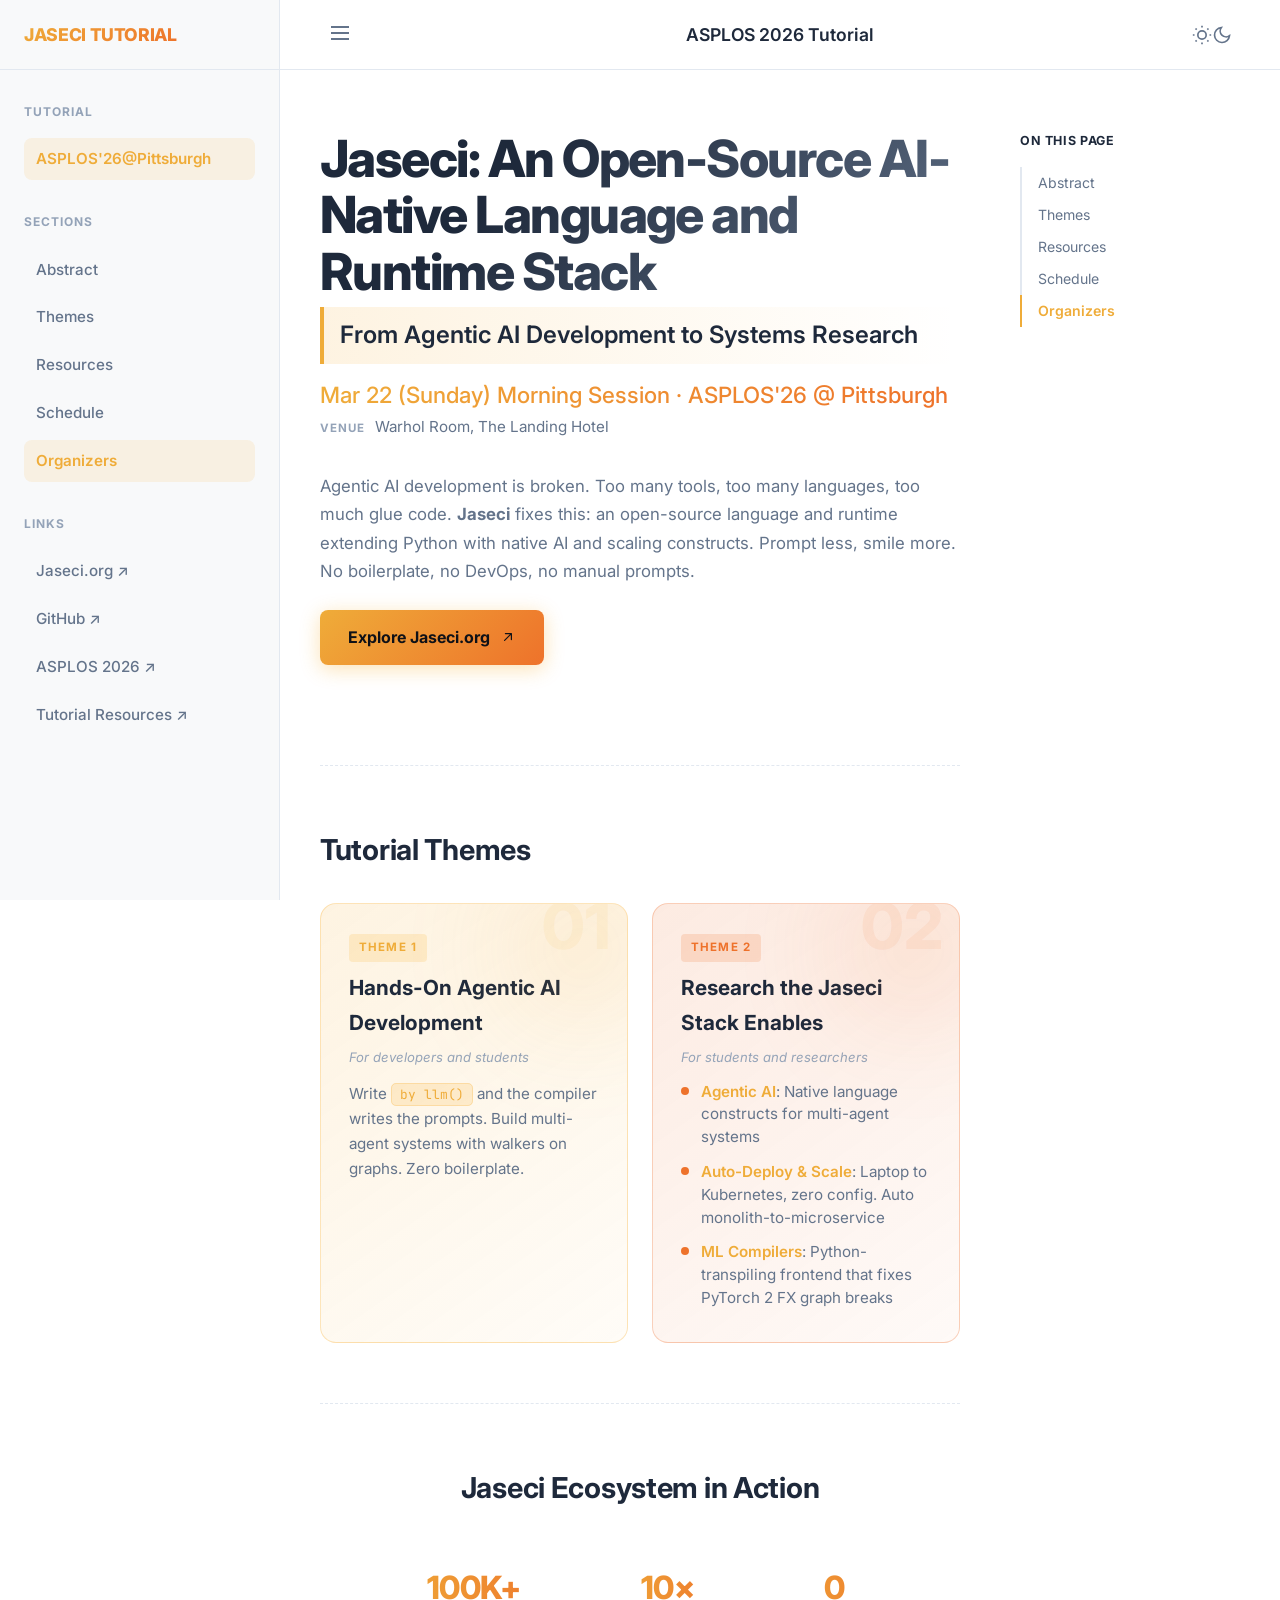
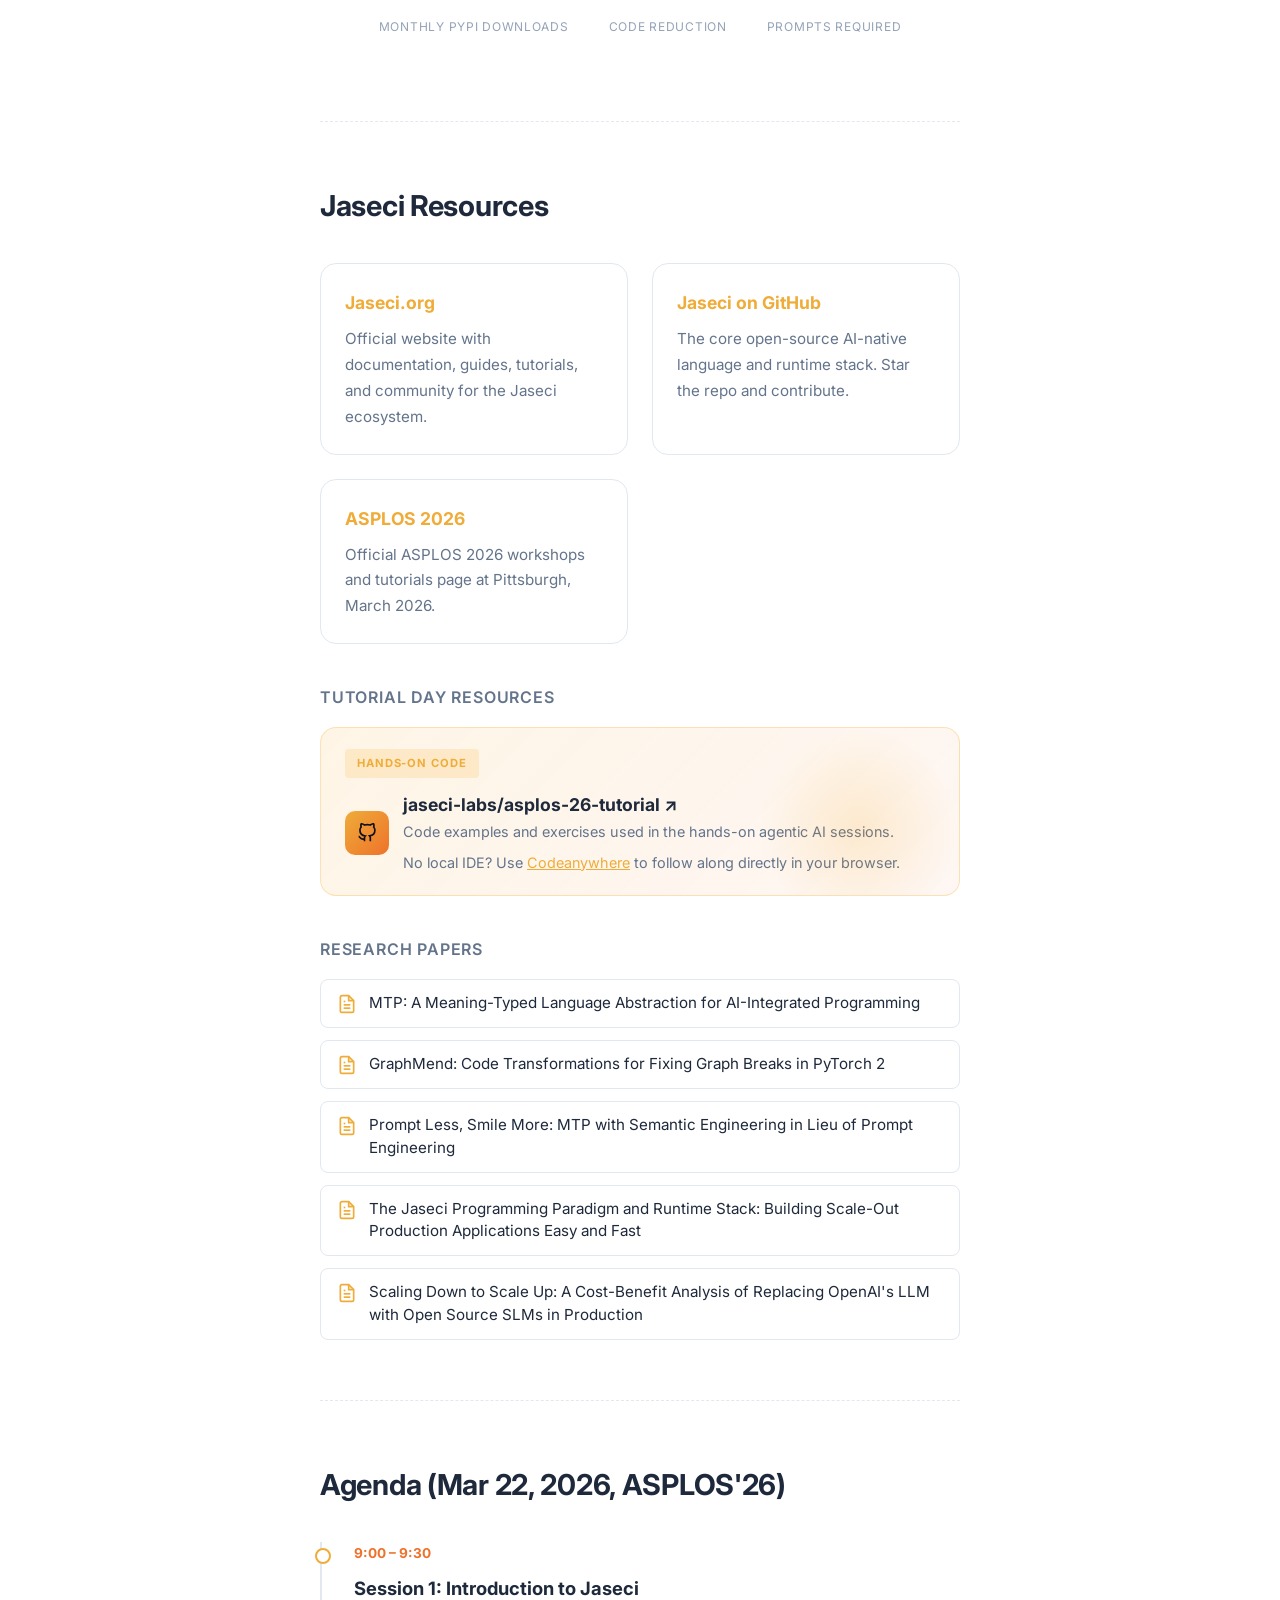
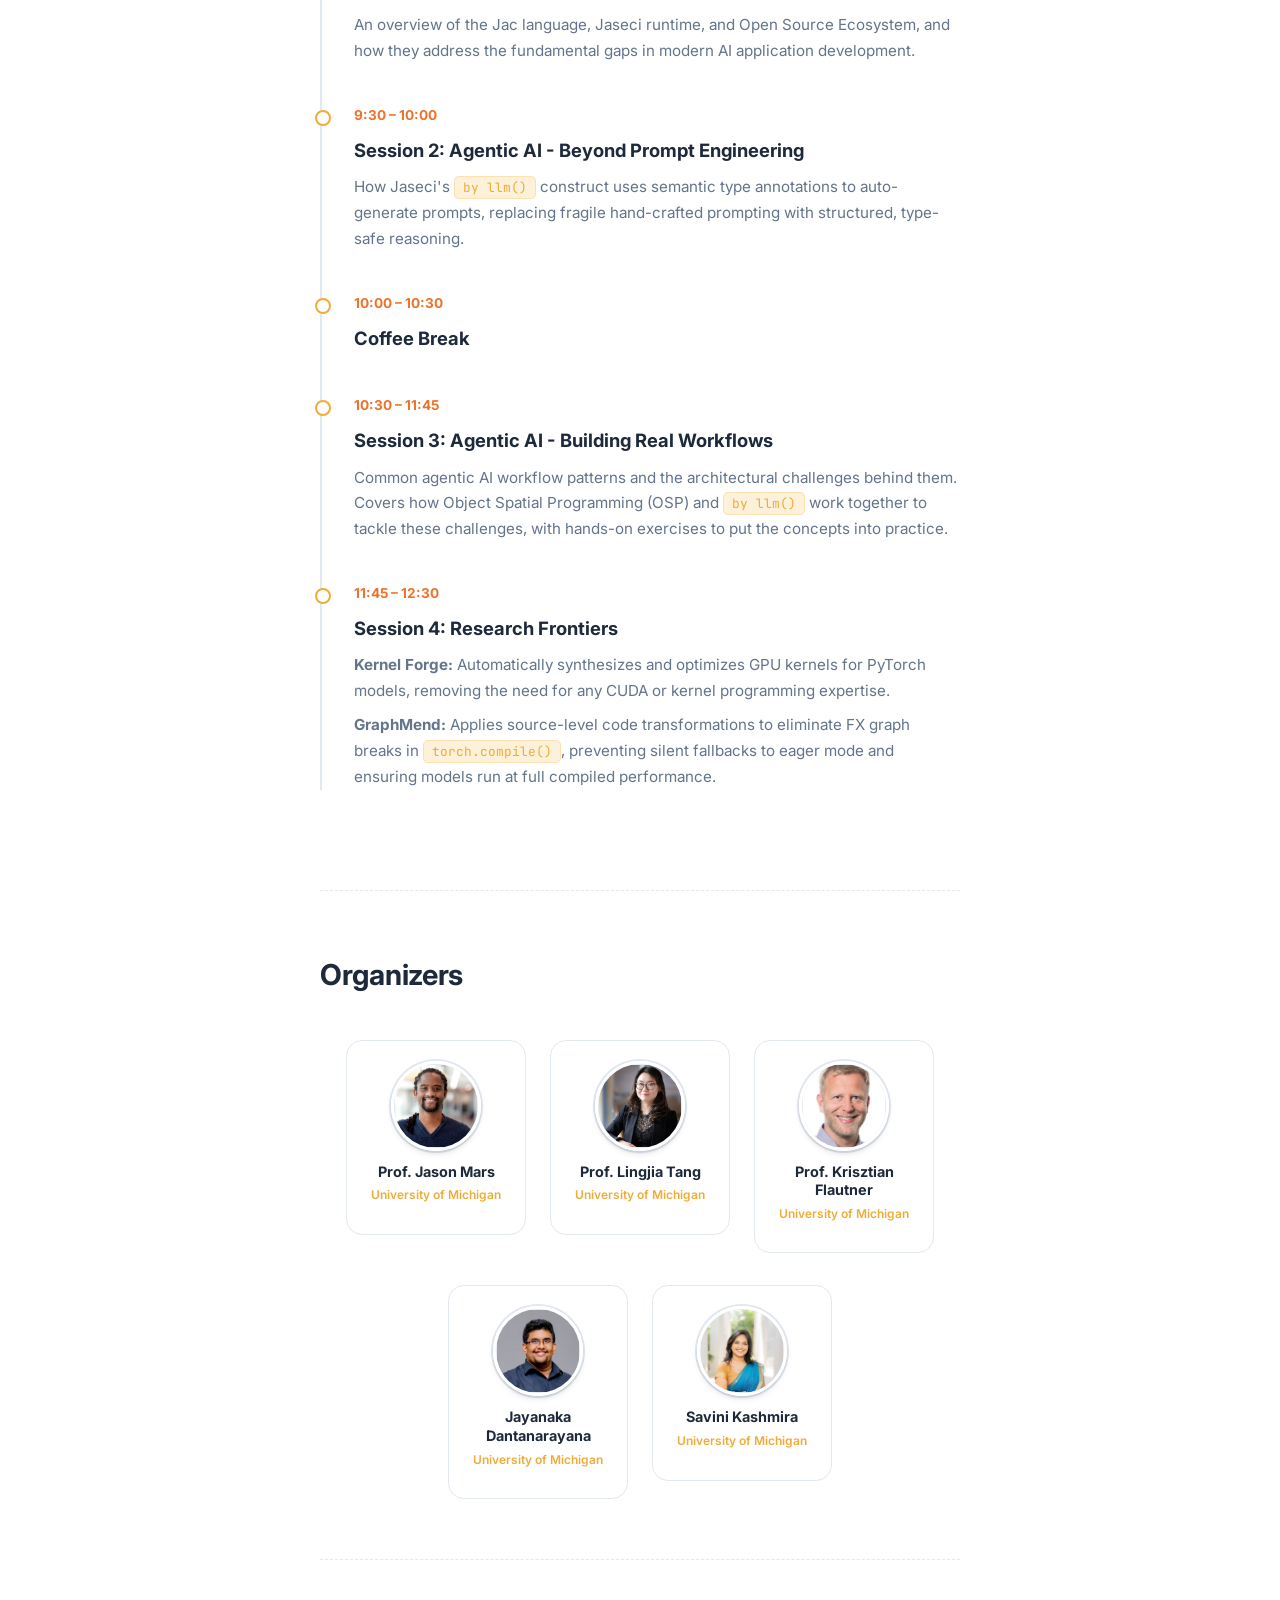
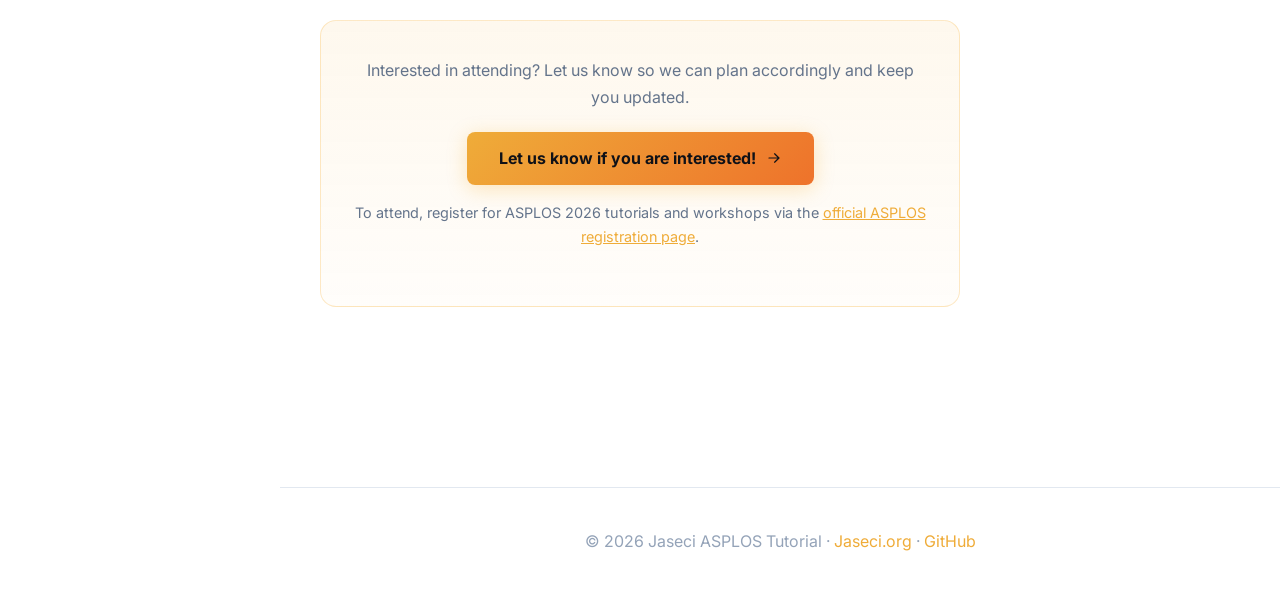
<file: index.html>
<!DOCTYPE html>
<html lang="en" data-theme="dark">
<head>
  <meta charset="UTF-8">
  <meta name="viewport" content="width=device-width, initial-scale=1.0">
  <title>Jaseci ASPLOS 2026 Tutorial</title>
  <meta name="description" content="ASPLOS 2026 Tutorial on Jaseci: An Open-Source AI-Native Language and Runtime Stack.">

  <link rel="preconnect" href="https://fonts.googleapis.com">
  <link rel="preconnect" href="https://fonts.gstatic.com" crossorigin>
  <link href="https://fonts.googleapis.com/css2?family=Inter:wght@300;400;500;600;700;800&family=JetBrains+Mono:wght@400;500&display=swap" rel="stylesheet">

  <link rel="stylesheet" href="styles.css">
</head>
<body>
<div class="app-layout">

  <!-- Sidebar -->
  <aside class="sidebar">
    <div class="sidebar-header">
      <div class="logo">JASECI TUTORIAL</div>
      <button id="mobile-close-btn" class="icon-btn" aria-label="Close Menu">
        <svg width="24" height="24" viewBox="0 0 24 24" fill="none" stroke="currentColor" stroke-width="2">
          <path d="M18 6L6 18M6 6l12 12"/>
        </svg>
      </button>
    </div>

    <nav class="sidebar-nav">
      <div class="nav-section">
        <h3 class="nav-title">tutorial</h3>
        <ul class="nav-links">
          <li><a href="index.html" class="active">ASPLOS'26@Pittsburgh</a></li>
        </ul>
      </div>

      <div class="nav-section">
        <h3 class="nav-title">sections</h3>
        <ul class="nav-links">
          <li><a href="#abstract">Abstract</a></li>
          <li><a href="#themes">Themes</a></li>
          <li><a href="#resources">Resources</a></li>
          <li><a href="#schedule">Schedule</a></li>
          <li><a href="#organizers">Organizers</a></li>
        </ul>
      </div>

      <div class="nav-section">
        <h3 class="nav-title">links</h3>
        <ul class="nav-links">
          <li><a href="https://www.jaseci.org/" target="_blank" rel="noopener">Jaseci.org ↗</a></li>
          <li><a href="https://github.com/jaseci-labs/jaseci" target="_blank" rel="noopener">GitHub ↗</a></li>
          <li><a href="https://www.asplos-conference.org/asplos2026/workshops-and-tutorials/" target="_blank" rel="noopener">ASPLOS 2026 ↗</a></li>
          <li><a href="https://github.com/jaseci-labs/asplos-26-tutorial" target="_blank" rel="noopener">Tutorial Resources ↗</a></li>
        </ul>
      </div>
    </nav>
  </aside>

  <!-- Main Content -->
  <main class="main-content">
    <header class="top-bar">
      <button id="mobile-menu-btn" class="icon-btn" aria-label="Open Menu">
        <svg width="24" height="24" viewBox="0 0 24 24" fill="none" stroke="currentColor" stroke-width="2">
          <path d="M3 12h18M3 6h18M3 18h18"/>
        </svg>
      </button>

      <div class="header-title">ASPLOS 2026 Tutorial</div>

      <div class="top-actions">
        <button id="theme-toggle" class="icon-btn" aria-label="Toggle Theme">
          <svg class="sun-icon" width="20" height="20" viewBox="0 0 24 24" fill="none" stroke="currentColor" stroke-width="2">
            <circle cx="12" cy="12" r="5"/>
            <path d="M12 1v2M12 21v2M4.22 4.22l1.42 1.42M18.36 18.36l1.42 1.42M1 12h2M21 12h2M4.22 19.78l1.42-1.42M18.36 5.64l1.42-1.42"/>
          </svg>
          <svg class="moon-icon" width="20" height="20" viewBox="0 0 24 24" fill="none" stroke="currentColor" stroke-width="2">
            <path d="M21 12.79A9 9 0 1 1 11.21 3 7 7 0 0 0 21 12.79z"/>
          </svg>
        </button>
      </div>
    </header>

    <div class="content-wrapper">
      <article class="doc-content">

        <!-- Hero / Abstract -->
        <section id="abstract" class="hero-section">
          <h1>Jaseci: An Open-Source AI-Native Language and Runtime Stack</h1>
          <p class="hero-sub-highlight">From Agentic AI Development to Systems Research</p>
          <p class="subtitle"><span class="gradient-text">Mar 22 (Sunday) Morning Session · ASPLOS'26 @ Pittsburgh</span></p>
          <p class="hero-venue"><span class="venue-label">Venue</span> Warhol Room, The Landing Hotel</p>

          <div class="text-block">
            <p>
              Agentic AI development is broken. Too many tools, too many languages, too much glue code.
              <strong>Jaseci</strong> fixes this: an open-source language and runtime extending Python with native AI
              and scaling constructs. Prompt less, smile more. No boilerplate, no DevOps, no manual prompts.
            </p>
          </div>

          <a href="https://www.jaseci.org/" class="jaseci-cta" target="_blank" rel="noopener">
            Explore Jaseci.org
            <svg viewBox="0 0 20 20" fill="currentColor"><path fill-rule="evenodd" d="M5.22 14.78a.75.75 0 001.06 0l7.22-7.22v5.69a.75.75 0 001.5 0v-7.5a.75.75 0 00-.75-.75h-7.5a.75.75 0 000 1.5h5.69l-7.22 7.22a.75.75 0 000 1.06z" clip-rule="evenodd"/></svg>
          </a>
        </section>

        <!-- Tutorial Themes -->
        <section id="themes">
          <h2>Tutorial Themes</h2>
          <div class="themes-grid">
            <div class="theme-card theme-1">
              <div class="theme-number">01</div>
              <div class="theme-label">Theme 1</div>
              <div class="theme-title">Hands-On Agentic AI Development</div>
              <div class="theme-audience">For developers and students</div>
              <div class="theme-desc">Write <code class="code-hl">by llm()</code> and the compiler writes the prompts. Build multi-agent systems with walkers on graphs. Zero boilerplate.</div>
              <div class="theme-glow"></div>
            </div>
            <div class="theme-card theme-2">
              <div class="theme-number">02</div>
              <div class="theme-label">Theme 2</div>
              <div class="theme-title">Research the Jaseci Stack Enables</div>
              <div class="theme-audience">For students and researchers</div>
              <div class="research-items">
                <div class="research-item"><div class="research-dot"></div><div><strong>Agentic AI</strong>: Native language constructs for multi-agent systems</div></div>
                <div class="research-item"><div class="research-dot"></div><div><strong>Auto-Deploy &amp; Scale</strong>: Laptop to Kubernetes, zero config. Auto monolith-to-microservice</div></div>
                <div class="research-item"><div class="research-dot"></div><div><strong>ML Compilers</strong>: Python-transpiling frontend that fixes PyTorch 2 FX graph breaks</div></div>
              </div>
              <div class="theme-glow"></div>
            </div>
          </div>
        </section>

        <!-- Jaseci Ecosystem Stats -->
        <section id="ecosystem" class="stats-section">
          <h2>Jaseci Ecosystem in Action</h2>
          <div class="stats-row">
            <div class="stat-item">
              <div class="stat-val">100K+</div>
              <div class="stat-lbl">Monthly PyPI Downloads</div>
            </div>
            <div class="stat-item">
              <div class="stat-val">10&times;</div>
              <div class="stat-lbl">Code Reduction</div>
            </div>
            <div class="stat-item">
              <div class="stat-val">0</div>
              <div class="stat-lbl">Prompts Required</div>
            </div>
          </div>
        </section>

        <!-- Resources -->
        <section id="resources">
          <h2>Jaseci Resources</h2>
          <div class="resources-grid">
            <a href="https://www.jaseci.org/" class="resource-card" target="_blank" rel="noopener">
              <h3>Jaseci.org</h3>
              <p>Official website with documentation, guides, tutorials, and community for the Jaseci ecosystem.</p>
            </a>
            <a href="https://github.com/jaseci-labs/jaseci" class="resource-card" target="_blank" rel="noopener">
              <h3>Jaseci on GitHub</h3>
              <p>The core open-source AI-native language and runtime stack. Star the repo and contribute.</p>
            </a>
            <a href="https://www.asplos-conference.org/asplos2026/workshops-and-tutorials/" class="resource-card" target="_blank" rel="noopener">
              <h3>ASPLOS 2026</h3>
              <p>Official ASPLOS 2026 workshops and tutorials page at Pittsburgh, March 2026.</p>
            </a>
          </div>

          <div class="papers-section">
            <h3>Tutorial Day Resources</h3>
            <div class="jaseci-highlight-card">
              <div class="jhc-badge">Hands-On Code</div>
              <div class="jhc-content">
                <div class="jhc-icon">
                  <svg viewBox="0 0 24 24" fill="none" stroke="currentColor" stroke-width="2"><path d="M9 19c-5 1.5-5-2.5-7-3m14 6v-3.87a3.37 3.37 0 0 0-.94-2.61c3.14-.35 6.44-1.54 6.44-7A5.44 5.44 0 0 0 20 4.77 5.07 5.07 0 0 0 19.91 1S18.73.65 16 2.48a13.38 13.38 0 0 0-7 0C6.27.65 5.09 1 5.09 1A5.07 5.07 0 0 0 5 4.77a5.44 5.44 0 0 0-1.5 3.78c0 5.42 3.3 6.61 6.44 7A3.37 3.37 0 0 0 9 18.13V22"/></svg>
                </div>
                <div class="jhc-text">
                  <a href="https://github.com/jaseci-labs/asplos-26-tutorial" class="jhc-title" target="_blank" rel="noopener" style="color: var(--text-main); text-decoration: none;">jaseci-labs/asplos-26-tutorial ↗</a>
                  <div class="jhc-desc">Code examples and exercises used in the hands-on agentic AI sessions.</div>
                  <div class="jhc-desc" style="margin-top: 6px;">No local IDE? Use <a href="https://app.codeanywhere.com/" target="_blank" rel="noopener" style="color: var(--primary-color);">Codeanywhere</a> to follow along directly in your browser.</div>
                </div>
              </div>
            </div>
          </div>

          <div class="papers-section">
            <h3>Research Papers</h3>
            <ul class="papers-list">
              <li>
                <svg class="paper-icon" viewBox="0 0 24 24" fill="none" stroke="currentColor" stroke-width="2"><path d="M14 2H6a2 2 0 0 0-2 2v16a2 2 0 0 0 2 2h12a2 2 0 0 0 2-2V8z"/><polyline points="14 2 14 8 20 8"/><line x1="16" y1="13" x2="8" y2="13"/><line x1="16" y1="17" x2="8" y2="17"/><polyline points="10 9 9 9 8 9"/></svg>
                <a href="https://dl.acm.org/doi/pdf/10.1145/3763092" target="_blank" rel="noopener">MTP: A Meaning-Typed Language Abstraction for AI-Integrated Programming</a>
              </li>
              <li>
                <svg class="paper-icon" viewBox="0 0 24 24" fill="none" stroke="currentColor" stroke-width="2"><path d="M14 2H6a2 2 0 0 0-2 2v16a2 2 0 0 0 2 2h12a2 2 0 0 0 2-2V8z"/><polyline points="14 2 14 8 20 8"/><line x1="16" y1="13" x2="8" y2="13"/><line x1="16" y1="17" x2="8" y2="17"/><polyline points="10 9 9 9 8 9"/></svg>
                <a href="https://arxiv.org/abs/2509.16248" target="_blank" rel="noopener">GraphMend: Code Transformations for Fixing Graph Breaks in PyTorch 2</a>
              </li>
              <li>
                <svg class="paper-icon" viewBox="0 0 24 24" fill="none" stroke="currentColor" stroke-width="2"><path d="M14 2H6a2 2 0 0 0-2 2v16a2 2 0 0 0 2 2h12a2 2 0 0 0 2-2V8z"/><polyline points="14 2 14 8 20 8"/><line x1="16" y1="13" x2="8" y2="13"/><line x1="16" y1="17" x2="8" y2="17"/><polyline points="10 9 9 9 8 9"/></svg>
                <a href="https://arxiv.org/abs/2511.19427" target="_blank" rel="noopener">Prompt Less, Smile More: MTP with Semantic Engineering in Lieu of Prompt Engineering</a>
              </li>
              <li>
                <svg class="paper-icon" viewBox="0 0 24 24" fill="none" stroke="currentColor" stroke-width="2"><path d="M14 2H6a2 2 0 0 0-2 2v16a2 2 0 0 0 2 2h12a2 2 0 0 0 2-2V8z"/><polyline points="14 2 14 8 20 8"/><line x1="16" y1="13" x2="8" y2="13"/><line x1="16" y1="17" x2="8" y2="17"/><polyline points="10 9 9 9 8 9"/></svg>
                <a href="https://ieeexplore.ieee.org/abstract/document/10129141" target="_blank" rel="noopener">The Jaseci Programming Paradigm and Runtime Stack: Building Scale-Out Production Applications Easy and Fast</a>
              </li>
              <li>
                <svg class="paper-icon" viewBox="0 0 24 24" fill="none" stroke="currentColor" stroke-width="2"><path d="M14 2H6a2 2 0 0 0-2 2v16a2 2 0 0 0 2 2h12a2 2 0 0 0 2-2V8z"/><polyline points="14 2 14 8 20 8"/><line x1="16" y1="13" x2="8" y2="13"/><line x1="16" y1="17" x2="8" y2="17"/><polyline points="10 9 9 9 8 9"/></svg>
                <a href="https://ieeexplore.ieee.org/abstract/document/10590016" target="_blank" rel="noopener">Scaling Down to Scale Up: A Cost-Benefit Analysis of Replacing OpenAI's LLM with Open Source SLMs in Production</a>
              </li>
            </ul>
          </div>
        </section>

        <!-- Schedule -->
        <section id="schedule">
          <h2>Agenda (Mar 22, 2026, ASPLOS'26)</h2>
          <div class="timeline">

            <div class="timeline-item">
              <div class="time">9:00 – 9:30</div>
              <div class="content">
                <h3>Session 1: Introduction to Jaseci</h3>
                <p>An overview of the Jac language, Jaseci runtime, and Open Source Ecosystem, and how they address the fundamental gaps in modern AI application development.</p>
              </div>
            </div>

            <div class="timeline-item">
              <div class="time">9:30 – 10:00</div>
              <div class="content">
                <h3>Session 2: Agentic AI - Beyond Prompt Engineering</h3>
                <p>How Jaseci's <code class="code-hl">by llm()</code> construct uses semantic type annotations to auto-generate prompts, replacing fragile hand-crafted prompting with structured, type-safe reasoning.</p>
              </div>
            </div>

            <div class="timeline-item">
              <div class="time">10:00 – 10:30</div>
              <div class="content">
                <h3>Coffee Break</h3>
              </div>
            </div>

            <div class="timeline-item">
              <div class="time">10:30 – 11:45</div>
              <div class="content">
                <h3>Session 3: Agentic AI - Building Real Workflows</h3>
                <p>Common agentic AI workflow patterns and the architectural challenges behind them. Covers how Object Spatial Programming (OSP) and <code class="code-hl">by llm()</code> work together to tackle these challenges, with hands-on exercises to put the concepts into practice.</p>
              </div>
            </div>

            <div class="timeline-item">
              <div class="time">11:45 – 12:30</div>
              <div class="content">
                <h3>Session 4: Research Frontiers</h3>
                <p><strong>Kernel Forge:</strong> Automatically synthesizes and optimizes GPU kernels for PyTorch models, removing the need for any CUDA or kernel programming expertise.</p>
                <p><strong>GraphMend:</strong> Applies source-level code transformations to eliminate FX graph breaks in <code class="code-hl">torch.compile()</code>, preventing silent fallbacks to eager mode and ensuring models run at full compiled performance.</p>
              </div>
            </div>

          </div>
        </section>

        <!-- Organizers -->
        <section id="organizers">
          <h2>Organizers</h2>
          <div class="organizers-grid">
            <div class="organizers-row">
              <a href="https://www.jasonmars.org/" class="organizer-card" target="_blank" rel="noopener">
                <div class="photo-placeholder">
                  <img src="jason-mars.jpg" alt="Prof. Jason Mars">
                </div>
                <h3>Prof. Jason Mars</h3>
                <p class="affiliation">University of Michigan</p>
              </a>
              <a href="https://lingjia.engin.umich.edu/" class="organizer-card" target="_blank" rel="noopener">
                <div class="photo-placeholder">
                  <img src="lingjia.jpg" alt="Prof. Lingjia Tang">
                </div>
                <h3>Prof. Lingjia Tang</h3>
                <p class="affiliation">University of Michigan</p>
              </a>
              <div class="organizer-card">
                <div class="photo-placeholder">
                  <img src="Krisztian_Flautner.jpeg" alt="Prof. Krisztian Flautner">
                </div>
                <h3>Prof. Krisztian Flautner</h3>
                <p class="affiliation">University of Michigan</p>
              </div>
            </div>
            <div class="organizers-row">
              <div class="organizer-card">
                <div class="photo-placeholder">
                  <img src="jayanaka.jpg" alt="Jayanaka Dantanarayana">
                </div>
                <h3>Jayanaka Dantanarayana</h3>
                <p class="affiliation">University of Michigan</p>
              </div>
              <div class="organizer-card">
                <div class="photo-placeholder">
                  <img src="savini.jpg" alt="Savini Kashmira">
                </div>
                <h3>Savini Kashmira</h3>
                <p class="affiliation">University of Michigan</p>
              </div>
            </div>
          </div>
        </section>

        <!-- CTA -->
        <section id="attend" class="cta-section">
          <div class="cta-block">
            <p>Interested in attending? Let us know so we can plan accordingly and keep you updated.</p>
            <a href="https://forms.gle/2RcBW13LhHadaGny7" class="cta-btn" target="_blank" rel="noopener">
              Let us know if you are interested!
              <svg viewBox="0 0 20 20" fill="currentColor"><path fill-rule="evenodd" d="M3 10a.75.75 0 01.75-.75h10.638L10.23 5.29a.75.75 0 111.04-1.08l5.5 5.25a.75.75 0 010 1.08l-5.5 5.25a.75.75 0 11-1.04-1.08l4.158-3.96H3.75A.75.75 0 013 10z" clip-rule="evenodd"/></svg>
            </a>
            <p style="margin-top: 16px; font-size: 0.9rem;">To attend, register for ASPLOS 2026 tutorials and workshops via the <a href="https://www.asplos-conference.org/asplos2026/registration/" target="_blank" rel="noopener" style="color: var(--primary-color);">official ASPLOS registration page</a>.</p>
          </div>
        </section>

      </article>

      <aside class="on-this-page">
        <h4>On this page</h4>
        <ul>
          <li><a href="#abstract">Abstract</a></li>
          <li><a href="#themes">Themes</a></li>
          <li><a href="#resources">Resources</a></li>
          <li><a href="#schedule">Schedule</a></li>
          <li><a href="#organizers">Organizers</a></li>
        </ul>
      </aside>
    </div>

    <footer class="site-footer">
      <p>&copy; 2026 Jaseci ASPLOS Tutorial &middot;
        <a href="https://www.jaseci.org/" target="_blank">Jaseci.org</a> &middot;
        <a href="https://github.com/jaseci-labs/jaseci" target="_blank">GitHub</a>
      </p>
    </footer>
  </main>
</div>

<script src="script.js"></script>
</body>
</html>
</file>
<file: styles.css>
:root {
  --primary-hue: 38;
  --primary-color: hsl(38, 85%, 58%);
  --secondary-color: hsl(22, 85%, 55%);

  --bg-body: #ffffff;
  --bg-sidebar: #f8f9fa;
  --bg-card: #ffffff;
  --border-color: #e2e8f0;

  --text-main: #1e293b;
  --text-muted: #64748b;
  --text-light: #94a3b8;

  --code-bg: #1e1e1e;
  --code-text: #d4d4d4;

  --sidebar-width: 280px;
  --header-height: 70px;

  --radius-sm: 8px;
  --radius-lg: 16px;
  --shadow-sm: 0 1px 3px 0 rgba(0,0,0,0.1), 0 1px 2px 0 rgba(0,0,0,0.06);
  --shadow-md: 0 4px 6px -1px rgba(0,0,0,0.1), 0 2px 4px -1px rgba(0,0,0,0.06);
  --shadow-lg: 0 10px 15px -3px rgba(0,0,0,0.1), 0 4px 6px -2px rgba(0,0,0,0.05);
}

[data-theme="dark"] {
  --bg-body: #0b0c15;
  --bg-sidebar: #11131f;
  --bg-card: #1a1d2d;
  --border-color: #2d3748;

  --text-main: #f1f5f9;
  --text-muted: #cbd5e1;
  --text-light: #64748b;

  --primary-color: hsl(38, 90%, 65%);
  --secondary-color: hsl(22, 90%, 62%);
}

* { box-sizing: border-box; margin: 0; padding: 0; }

body {
  font-family: 'Inter', -apple-system, BlinkMacSystemFont, sans-serif;
  background-color: var(--bg-body);
  color: var(--text-main);
  line-height: 1.7;
  transition: background-color 0.3s ease, color 0.3s ease;
}

h1, h2, h3, h4, .logo, .header-title {
  font-family: 'Inter', -apple-system, BlinkMacSystemFont, sans-serif;
}

/* Layout */
.app-layout {
  display: flex;
  min-height: 100vh;
}

/* Sidebar */
.sidebar {
  width: var(--sidebar-width);
  background-color: var(--bg-sidebar);
  border-right: 1px solid var(--border-color);
  position: fixed;
  top: 0; bottom: 0; left: 0;
  overflow-y: auto;
  transition: transform 0.3s ease;
  z-index: 100;
}

.sidebar-header {
  height: var(--header-height);
  display: flex;
  align-items: center;
  justify-content: space-between;
  padding: 0 24px;
  border-bottom: 1px solid var(--border-color);
}

.logo {
  font-weight: 800;
  font-size: 1.1rem;
  background: linear-gradient(135deg, var(--primary-color), var(--secondary-color));
  background-clip: text;
  -webkit-background-clip: text;
  -webkit-text-fill-color: transparent;
  letter-spacing: -0.02em;
}

.sidebar-nav { padding: 32px 24px; }

.nav-section { margin-bottom: 32px; }

.nav-title {
  font-size: 0.75rem;
  text-transform: uppercase;
  letter-spacing: 0.08em;
  color: var(--text-light);
  margin-bottom: 16px;
  font-weight: 700;
}

.nav-links { list-style: none; }

.nav-links li { margin-bottom: 6px; }

.nav-links a {
  display: block;
  padding: 8px 12px;
  color: var(--text-muted);
  text-decoration: none;
  border-radius: var(--radius-sm);
  transition: all 0.2s;
  font-size: 0.95rem;
  font-weight: 500;
}

[data-theme="dark"] .nav-links a:hover { background-color: rgba(255,255,255,0.05); color: var(--primary-color); }
[data-theme="light"] .nav-links a:hover { background-color: rgba(0,0,0,0.05); color: var(--primary-color); }

.nav-links a.active {
  color: var(--primary-color);
  background-color: rgba(245,158,11,0.1);
  font-weight: 600;
}

/* Main Content */
.main-content {
  flex: 1;
  margin-left: var(--sidebar-width);
  min-width: 0;
}

/* Top Bar */
.top-bar {
  height: var(--header-height);
  display: flex;
  align-items: center;
  justify-content: space-between;
  padding: 0 40px;
  border-bottom: 1px solid var(--border-color);
  position: sticky;
  top: 0;
  z-index: 90;
  backdrop-filter: blur(12px);
  -webkit-backdrop-filter: blur(12px);
}

[data-theme="dark"] .top-bar { background-color: rgba(11,12,21,0.85); }
[data-theme="light"] .top-bar { background-color: rgba(255,255,255,0.85); }

.header-title { font-weight: 600; font-size: 1.1rem; }

.top-actions { display: flex; align-items: center; gap: 16px; }

.icon-btn {
  background: none;
  border: none;
  cursor: pointer;
  color: var(--text-muted);
  padding: 8px;
  border-radius: 50%;
  transition: all 0.2s;
  display: flex;
  align-items: center;
  justify-content: center;
}

.icon-btn:hover { color: var(--text-main); background-color: var(--border-color); }

/* Content */
.content-wrapper {
  display: flex;
  max-width: 1400px;
  margin: 0 auto;
  padding: 60px 40px;
}

.doc-content {
  flex: 1;
  min-width: 0;
  padding-right: 60px;
}

.doc-content img {
  max-width: 100%;
  height: auto;
  display: block;
  margin: 32px auto;
  border-radius: var(--radius-sm);
  box-shadow: var(--shadow-md);
  border: 1px solid var(--border-color);
}

/* Sections */
section {
  padding-bottom: 60px;
  border-bottom: 1px dashed var(--border-color);
  margin-bottom: 60px;
}

section:last-child { border-bottom: none; }

/* Hero */
.hero-section h1 {
  font-size: 3.2rem;
  font-weight: 800;
  line-height: 1.1;
  margin-bottom: 16px;
  letter-spacing: -0.03em;
}

[data-theme="dark"] .hero-section h1 {
  background: linear-gradient(135deg, #fff 30%, #94a3b8);
  background-clip: text;
  -webkit-background-clip: text;
  -webkit-text-fill-color: transparent;
}

[data-theme="light"] .hero-section h1 {
  background: linear-gradient(135deg, var(--text-main) 30%, var(--text-muted));
  background-clip: text;
  -webkit-background-clip: text;
  -webkit-text-fill-color: transparent;
}

.subtitle {
  font-size: 1.4rem;
  margin-bottom: 8px;
  font-weight: 500;
}

.hero-meta {
  font-size: 0.95rem;
  color: var(--text-muted);
  margin-bottom: 32px;
}

.hero-venue {
  font-size: 0.95rem;
  color: var(--text-muted);
  margin-bottom: 32px;
  margin-top: -8px;
}

.venue-label {
  font-size: 0.72rem;
  font-weight: 700;
  text-transform: uppercase;
  letter-spacing: 0.08em;
  color: var(--text-light);
  margin-right: 6px;
}

.gradient-text {
  background: linear-gradient(to right, var(--primary-color), var(--secondary-color));
  background-clip: text;
  -webkit-background-clip: text;
  -webkit-text-fill-color: transparent;
}

/* Jaseci Link Button */
.jaseci-cta {
  display: inline-flex;
  align-items: center;
  gap: 10px;
  padding: 14px 28px;
  background: linear-gradient(135deg, var(--primary-color), var(--secondary-color));
  color: #0f1117;
  font-family: 'Inter', sans-serif;
  font-size: 1rem;
  font-weight: 700;
  border-radius: var(--radius-sm);
  text-decoration: none;
  transition: all 0.3s;
  box-shadow: 0 4px 20px rgba(245,158,11,0.3);
  margin-bottom: 40px;
}

.jaseci-cta:hover {
  transform: translateY(-2px);
  box-shadow: 0 8px 32px rgba(245,158,11,0.45);
  color: #0f1117;
}

.jaseci-cta svg { width: 16px; height: 16px; }

.text-block p {
  margin-bottom: 24px;
  font-size: 1.05rem;
  color: var(--text-muted);
}

.text-block ul, .text-block ol {
  margin-bottom: 24px;
  padding-left: 24px;
  color: var(--text-muted);
}

.text-block li { margin-bottom: 8px; font-size: 1.05rem; }

/* Stats Row */
.stats-section {
  text-align: center;
}

.stats-section h2 {
  margin-bottom: 24px;
}

.stats-row {
  display: flex;
  gap: 40px;
  flex-wrap: wrap;
  justify-content: center;
  padding: 24px 0;
  margin: 0;
}

.stat-val {
  font-size: 2rem;
  font-weight: 800;
  font-family: 'Inter', sans-serif;
  background: linear-gradient(to right, var(--primary-color), var(--secondary-color));
  background-clip: text;
  -webkit-background-clip: text;
  -webkit-text-fill-color: transparent;
  letter-spacing: -0.02em;
}

.stat-lbl {
  font-size: 0.75rem;
  color: var(--text-light);
  text-transform: uppercase;
  letter-spacing: 0.06em;
  margin-top: 2px;
}

/* NSF Badge */
.nsf-badge {
  display: inline-flex;
  align-items: center;
  gap: 8px;
  padding: 8px 16px;
  border: 1px solid var(--border-color);
  border-radius: 20px;
  font-size: 0.85rem;
  font-weight: 600;
  color: var(--text-muted);
  margin-top: 8px;
}

/* Jaseci Highlight Card */
.jaseci-highlight-card {
  display: block;
  text-decoration: none;
  padding: 20px 24px;
  margin-bottom: 32px;
  background: linear-gradient(135deg, rgba(245, 158, 11, 0.1) 0%, rgba(234, 88, 12, 0.05) 100%);
  border: 1px solid rgba(245, 158, 11, 0.25);
  border-radius: var(--radius-lg);
  transition: all 0.3s ease;
  position: relative;
  overflow: hidden;
}

.jaseci-highlight-card::before {
  content: '';
  position: absolute;
  top: 0;
  right: 0;
  width: 200px;
  height: 200px;
  background: radial-gradient(circle, rgba(245, 158, 11, 0.15) 0%, transparent 70%);
  pointer-events: none;
}

.jaseci-highlight-card:hover {
  transform: translateY(-3px);
  box-shadow: 0 12px 32px rgba(245, 158, 11, 0.2);
  border-color: rgba(245, 158, 11, 0.5);
}

.jhc-badge {
  display: inline-block;
  font-size: 0.7rem;
  font-weight: 700;
  text-transform: uppercase;
  letter-spacing: 0.08em;
  color: var(--primary-color);
  background: rgba(245, 158, 11, 0.15);
  padding: 5px 12px;
  border-radius: 4px;
  margin-bottom: 12px;
}

.jhc-content {
  display: flex;
  align-items: center;
  gap: 14px;
}

.jhc-icon {
  flex-shrink: 0;
  width: 44px;
  height: 44px;
  border-radius: 10px;
  background: linear-gradient(135deg, var(--primary-color), var(--secondary-color));
  display: flex;
  align-items: center;
  justify-content: center;
  color: #0f1117;
}

.jhc-icon svg {
  width: 20px;
  height: 20px;
}

.jhc-text {
  flex: 1;
}

.jhc-title {
  font-size: 1.1rem;
  font-weight: 700;
  color: var(--text-main);
  margin-bottom: 2px;
}

.jhc-desc {
  font-size: 0.9rem;
  color: var(--text-muted);
}

/* Theme Card Additional Styles */
.theme-desc {
  font-size: 0.95rem;
  color: var(--text-muted);
  line-height: 1.65;
}

.code-hl {
  font-family: 'JetBrains Mono', 'Courier New', monospace;
  background: rgba(245, 158, 11, 0.15);
  border: 1px solid rgba(245, 158, 11, 0.2);
  border-radius: 5px;
  padding: 2px 8px;
  font-size: 0.85em;
  color: var(--primary-color);
}

.research-items {
  display: flex;
  flex-direction: column;
  gap: 12px;
  margin-top: 8px;
}

.research-item {
  display: flex;
  gap: 12px;
  align-items: flex-start;
  font-size: 0.95rem;
  color: var(--text-muted);
  line-height: 1.5;
}

.research-dot {
  width: 8px;
  height: 8px;
  min-width: 8px;
  background: var(--secondary-color);
  border-radius: 50%;
  margin-top: 6px;
}

.research-item strong {
  color: var(--primary-color);
  font-weight: 600;
}

/* CTA Block */
.cta-block {
  margin: 40px 0 0;
  padding: 36px 32px;
  background: linear-gradient(180deg, rgba(245,158,11,0.07) 0%, rgba(245,158,11,0.02) 100%);
  border: 1px solid rgba(245,158,11,0.22);
  border-radius: var(--radius-lg);
  text-align: center;
}

.cta-block p {
  font-size: 1rem;
  color: var(--text-muted);
  margin-bottom: 20px;
}

.cta-btn {
  display: inline-flex;
  align-items: center;
  gap: 10px;
  padding: 13px 32px;
  background: linear-gradient(135deg, var(--primary-color), var(--secondary-color));
  color: #0f1117;
  font-family: 'Inter', sans-serif;
  font-size: 1rem;
  font-weight: 700;
  border-radius: var(--radius-sm);
  text-decoration: none;
  transition: all 0.3s;
  box-shadow: 0 4px 20px rgba(245,158,11,0.25);
}

.cta-btn:hover {
  transform: translateY(-2px);
  box-shadow: 0 8px 32px rgba(245,158,11,0.4);
  color: #0f1117;
}

.cta-btn svg { width: 16px; height: 16px; }

/* Section Headings */
h2 {
  font-size: 1.8rem;
  font-weight: 700;
  margin-bottom: 8px;
  letter-spacing: -0.01em;
}

/* Hero sub */
.hero-sub {
  font-size: 1.2rem;
  font-weight: 500;
  color: var(--text-muted);
  margin-bottom: 10px;
  margin-top: -4px;
}

.hero-sub-highlight {
  font-size: 1.5rem;
  font-weight: 600;
  color: var(--text-main);
  margin-bottom: 12px;
  margin-top: -8px;
  padding: 8px 0;
  border-left: 4px solid var(--primary-color);
  padding-left: 16px;
  background: linear-gradient(90deg, rgba(245, 158, 11, 0.08) 0%, transparent 100%);
}

[data-theme="light"] .hero-sub-highlight {
  background: linear-gradient(90deg, rgba(245, 158, 11, 0.12) 0%, transparent 100%);
}

/* Tutorial Themes */
.themes-grid {
  display: grid;
  grid-template-columns: repeat(auto-fit, minmax(280px, 1fr));
  gap: 24px;
  margin-top: 28px;
}

.theme-card {
  border-radius: var(--radius-lg);
  padding: 28px 28px 32px;
  transition: transform 0.3s, box-shadow 0.3s;
  position: relative;
  overflow: hidden;
}

.theme-card:hover {
  transform: translateY(-4px);
  box-shadow: 0 20px 40px rgba(245, 158, 11, 0.15);
}

.theme-card.theme-1 {
  background: linear-gradient(145deg, rgba(245,158,11,0.12) 0%, rgba(245,158,11,0.03) 100%);
  border: 1px solid rgba(245,158,11,0.25);
}

.theme-card.theme-1:hover {
  border-color: rgba(245,158,11,0.5);
}

.theme-card.theme-2 {
  background: linear-gradient(145deg, rgba(234,88,12,0.12) 0%, rgba(234,88,12,0.03) 100%);
  border: 1px solid rgba(234,88,12,0.25);
}

.theme-card.theme-2:hover {
  border-color: rgba(234,88,12,0.5);
}

.theme-number {
  font-size: 4rem;
  font-weight: 800;
  position: absolute;
  top: -10px;
  right: 16px;
  opacity: 0.08;
  line-height: 1;
  pointer-events: none;
}

.theme-1 .theme-number { color: var(--primary-color); }
.theme-2 .theme-number { color: var(--secondary-color); }

.theme-glow {
  position: absolute;
  width: 150px;
  height: 150px;
  border-radius: 50%;
  filter: blur(60px);
  opacity: 0.15;
  pointer-events: none;
  top: -30px;
  right: -30px;
  transition: opacity 0.3s;
}

.theme-card:hover .theme-glow {
  opacity: 0.25;
}

.theme-1 .theme-glow { background: var(--primary-color); }
.theme-2 .theme-glow { background: var(--secondary-color); }

.theme-label {
  font-size: 0.72rem;
  font-weight: 700;
  text-transform: uppercase;
  letter-spacing: 0.1em;
  margin-bottom: 8px;
  display: inline-block;
  padding: 4px 10px;
  border-radius: 4px;
}

.theme-1 .theme-label { 
  color: var(--primary-color); 
  background: rgba(245, 158, 11, 0.15);
}

.theme-2 .theme-label { 
  color: var(--secondary-color); 
  background: rgba(234, 88, 12, 0.15);
}

.theme-title {
  font-size: 1.3rem;
  font-weight: 700;
  margin-bottom: 6px;
  color: var(--text-main);
}

.theme-audience {
  font-size: 0.82rem;
  color: var(--text-light);
  font-style: italic;
  margin-bottom: 12px;
}

.theme-card p:not(.theme-audience) {
  font-size: 0.95rem;
  color: var(--text-muted);
  line-height: 1.6;
}

.theme-list {
  list-style: none;
  padding: 0;
  display: flex;
  flex-direction: column;
  gap: 8px;
}

.theme-list li {
  font-size: 0.95rem;
  color: var(--text-muted);
  padding-left: 14px;
  position: relative;
  line-height: 1.5;
}

.theme-list li::before {
  content: '•';
  color: var(--secondary-color);
  position: absolute;
  left: 0;
  font-weight: bold;
}

.theme-list li strong { color: var(--text-main); }

/* Resources Grid */
.resources-grid {
  display: grid;
  grid-template-columns: repeat(auto-fit, minmax(260px, 1fr));
  gap: 24px;
  margin-top: 32px;
}

.resource-card {
  background-color: var(--bg-card);
  border: 1px solid var(--border-color);
  border-radius: var(--radius-lg);
  padding: 24px;
  text-decoration: none;
  transition: all 0.3s ease;
  display: flex;
  flex-direction: column;
}

.resource-card:hover {
  transform: translateY(-5px);
  box-shadow: var(--shadow-lg);
  border-color: var(--primary-color);
}

.resource-card h3 {
  color: var(--primary-color);
  margin-bottom: 8px;
  font-size: 1.1rem;
}

.resource-card p {
  color: var(--text-muted);
  font-size: 0.95rem;
  margin: 0;
}

/* Research Papers List */
.papers-section {
  margin-top: 40px;
}

.papers-section h3 {
  font-size: 1rem;
  font-weight: 600;
  color: var(--text-muted);
  margin-bottom: 16px;
  text-transform: uppercase;
  letter-spacing: 0.05em;
}

.papers-list {
  list-style: none;
  padding: 0;
  margin: 0;
  display: flex;
  flex-direction: column;
  gap: 12px;
}

.papers-list li {
  display: flex;
  align-items: flex-start;
  gap: 12px;
  padding: 12px 16px;
  background: var(--bg-card);
  border: 1px solid var(--border-color);
  border-radius: var(--radius-sm);
  transition: all 0.2s ease;
}

.papers-list li:hover {
  border-color: var(--primary-color);
  background: rgba(245, 158, 11, 0.03);
}

.paper-icon {
  width: 20px;
  height: 20px;
  min-width: 20px;
  color: var(--primary-color);
  margin-top: 2px;
}

.papers-list a {
  color: var(--text-main);
  text-decoration: none;
  font-size: 0.95rem;
  line-height: 1.5;
  transition: color 0.2s;
}

.papers-list a:hover {
  color: var(--primary-color);
}

/* Timeline / Schedule */
.timeline {
  margin-top: 32px;
  position: relative;
  border-left: 2px solid var(--border-color);
  padding-left: 32px;
}

.timeline-item {
  position: relative;
  margin-bottom: 40px;
}

.timeline-item::before {
  content: '';
  position: absolute;
  left: -39px;
  top: 6px;
  width: 12px;
  height: 12px;
  border-radius: 50%;
  background-color: var(--bg-body);
  border: 2px solid var(--primary-color);
}

.timeline-item .time {
  font-family: 'Inter', sans-serif;
  font-size: 0.85rem;
  font-weight: 700;
  color: var(--secondary-color);
  margin-bottom: 8px;
  text-transform: uppercase;
}

.timeline-item .content h3 { font-size: 1.15rem; margin-bottom: 8px; }

.timeline-item .content p {
  margin-bottom: 8px;
  font-size: 0.95rem;
  color: var(--text-muted);
}

.timeline-tbd {
  margin-top: 32px;
  padding: 40px 24px;
  border: 2px dashed var(--border-color);
  border-radius: var(--radius-lg);
  text-align: center;
  background-color: var(--bg-sidebar);
}

.timeline-tbd h3 { font-size: 1.2rem; margin-bottom: 8px; }
.timeline-tbd p { color: var(--text-muted); font-size: 0.95rem; margin: 0; }

/* Organizers Grid */
.organizers-grid {
  display: flex;
  flex-direction: column;
  align-items: center;
  gap: 32px;
  margin-top: 40px;
}

.organizers-row {
  display: flex;
  flex-direction: row !important;
  flex-wrap: wrap;
  justify-content: center;
  align-items: flex-start;
  gap: 24px;
  width: 100%;
}

.organizer-card {
  background-color: var(--bg-card);
  border: 1px solid var(--border-color);
  border-radius: var(--radius-lg);
  padding: 20px 16px;
  text-align: center;
  transition: transform 0.2s, box-shadow 0.2s;
  text-decoration: none;
  color: inherit;
  display: inline-flex;
  flex-direction: column;
  align-items: center;
  width: 180px;
  min-height: 160px;
  flex-shrink: 0;
  box-sizing: border-box;
}

.organizer-card:hover {
  box-shadow: var(--shadow-md);
  transform: translateY(-2px);
}

.photo-placeholder {
  width: 90px;
  height: 90px;
  border-radius: 50%;
  background: linear-gradient(135deg, var(--bg-sidebar), var(--border-color));
  margin: 0 auto 12px;
  display: flex;
  align-items: center;
  justify-content: center;
  overflow: hidden;
  border: 3px solid var(--bg-card);
  box-shadow: var(--shadow-md), 0 0 0 2px var(--border-color);
  transition: transform 0.3s ease, box-shadow 0.3s ease;
  flex-shrink: 0;
}

.photo-placeholder:hover {
  transform: scale(1.05);
  box-shadow: var(--shadow-lg), 0 0 0 2px var(--primary-color);
}

.photo-placeholder img { 
  width: 100%; 
  height: 100%; 
  object-fit: cover;
  object-position: 55% 30%;
}

.organizer-card h3 { 
  font-size: 0.9rem; 
  margin-bottom: 4px; 
  word-wrap: break-word;
  line-height: 1.3;
}

.organizer-card .affiliation {
  color: var(--primary-color);
  font-size: 0.75rem;
  font-weight: 600;
  margin-bottom: 8px;
}

.organizer-card .bio {
  font-size: 0.88rem;
  color: var(--text-muted);
  line-height: 1.5;
}

/* On This Page Aside */
.on-this-page {
  width: 220px;
  position: sticky;
  top: 100px;
  align-self: start;
  display: none;
}

@media (min-width: 1024px) { .on-this-page { display: block; } }

.on-this-page h4 {
  font-size: 0.78rem;
  text-transform: uppercase;
  color: var(--text-main);
  margin-bottom: 16px;
  letter-spacing: 0.05em;
}

.on-this-page ul {
  list-style: none;
  border-left: 2px solid var(--border-color);
}

.on-this-page li a {
  display: block;
  padding: 4px 0 4px 16px;
  color: var(--text-muted);
  text-decoration: none;
  font-size: 0.88rem;
  transition: color 0.2s, border-color 0.2s;
  border-left: 2px solid transparent;
  margin-left: -2px;
}

.on-this-page li a:hover { color: var(--primary-color); }

.on-this-page li a.active {
  color: var(--primary-color);
  border-left-color: var(--primary-color);
  font-weight: 600;
}

/* Footer */
.site-footer {
  padding: 40px;
  text-align: center;
  color: var(--text-light);
  border-top: 1px solid var(--border-color);
}

.site-footer a {
  color: var(--primary-color);
  text-decoration: none;
  transition: opacity 0.2s;
}

.site-footer a:hover {
  opacity: 0.8;
}

/* Mobile menu */
#mobile-menu-btn { display: block; margin-right: 16px; }
#mobile-close-btn { display: none; }

body.sidebar-hidden .sidebar { transform: translateX(-100%); }
body.sidebar-hidden .main-content { margin-left: 0; }

@media (max-width: 768px) {
  :root { --sidebar-width: 0px; }

  .sidebar {
    transform: translateX(-100%);
    width: 280px;
  }

  .sidebar.open {
    transform: translateX(0);
    box-shadow: 20px 0 50px rgba(0,0,0,0.3);
  }

  .main-content { margin-left: 0; }

  #mobile-close-btn { display: block; }

  .top-bar { padding: 0 20px; }

  .content-wrapper {
    padding: 40px 20px;
    flex-direction: column;
  }

  .doc-content { padding-right: 0; }

  .hero-section h1 { font-size: 2.2rem; }

  .stats-row { gap: 24px; }
}

/* Scrollbar */
::-webkit-scrollbar { width: 8px; height: 8px; }
::-webkit-scrollbar-track { background: transparent; }
::-webkit-scrollbar-thumb { background-color: var(--border-color); border-radius: 4px; }
::-webkit-scrollbar-thumb:hover { background-color: var(--text-light); }
</file>
